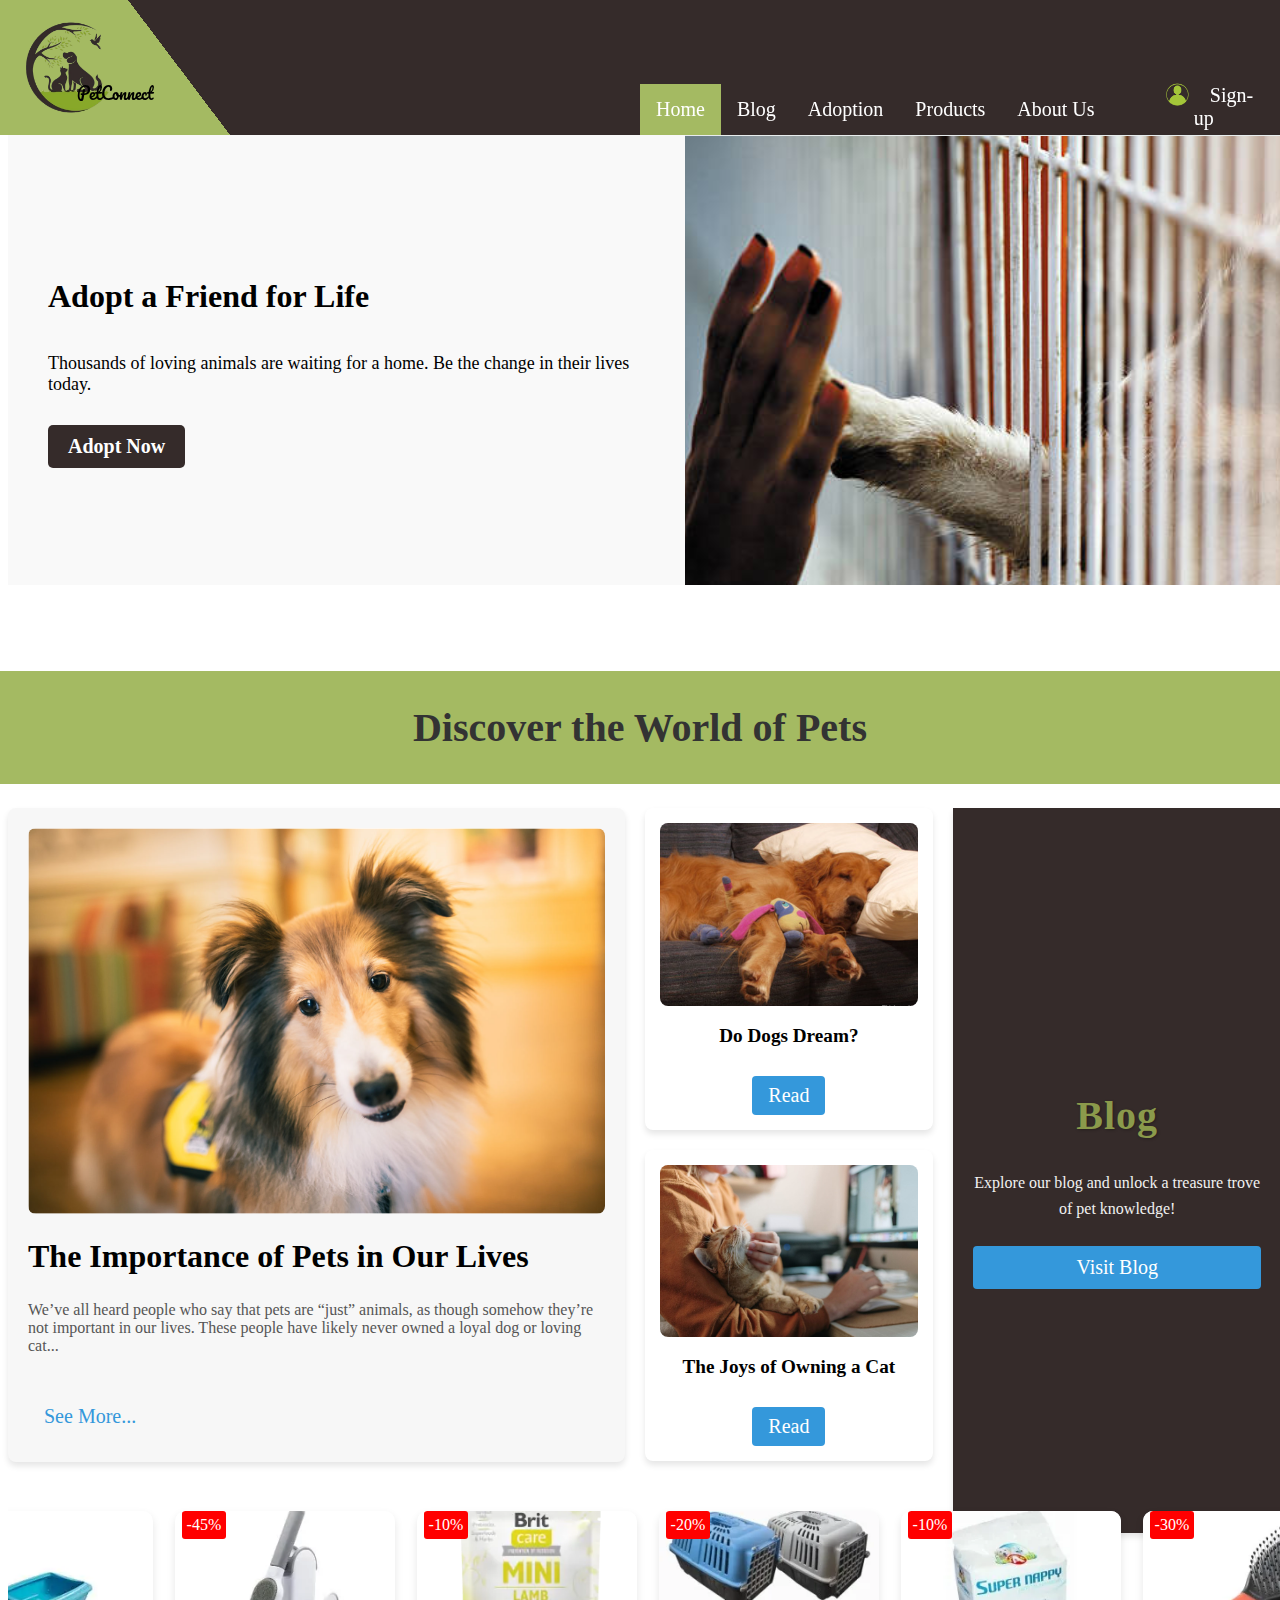
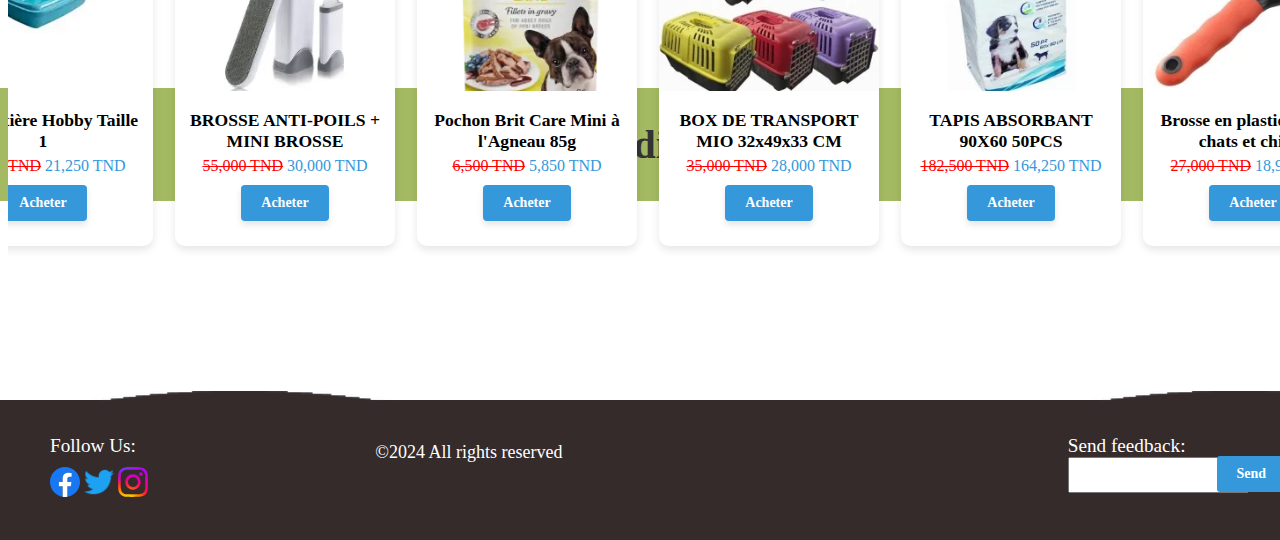
<file: index.html>
<!DOCTYPE html>
<html lang="en">
<head>
    <meta charset="UTF-8">
    <meta name="viewport" content="width=device-width, initial-scale=1.0">
    <title>Home</title>
    <link rel="stylesheet" href="CSS/style.css">
    <link rel="icon" href="img/Logo.png">
    <script src="JS/script.js"></script>
</head>
<body>


    <div class="header">
        <div class="logo-part-uno"> <img src="img/Logo.png" alt="rip"> <p class="L-name">PetConnect</p></div><div class="logo-part-dos"> </div>
        
            <div class="navbar">
                <nav> 
                    <ul>
                        <li> <a href="index.html" class="active"> Home</a></li>
                        <li> <a href="HTML/blog.html"> Blog</a></li>
                        <li> <a href="HTML/adopt.html">Adoption</a></li>
                        <li> <a href="HTML/shop.html"> Products</a></li>
                        <li> <a href="HTML/about_us.html"> About Us</a></li>
                        
                    </ul>
                </nav>
                    <div class="user-space">
                        <img class="user-img" src="img/user.png" alt="rip"> <p class="user-status"><a class="signin" href="HTML/sign-up.html">Sign-up </a></p>
                    </div>
            </div>
    </div>





    <div class="slideshow-container">
        
        <div class="text-section">
          <h2>Adopt a Friend for Life</h2>
          <p>
            Thousands of loving animals are waiting for a home. Be the change in their lives today. 
          </p>
          <a href="HTML/adopt.html" class="adopt-button">Adopt Now</a>
        </div>
      
        
        <div class="image-section">
          <div class="slide active">
            <img src="img/slide-1.png" alt="Adopt Me">
          </div>
          <div class="slide">
            <img src="img/slide-6.png" alt="Adopt Me">
          </div>
          <div class="slide">
            <img src="img/slide-2.png" alt="Adopt Me">
          </div>
          <div class="slide">
            <img src="img/slide-7.png" alt="Adopt Me">
          </div>
          <div class="slide">
            <img src="img/slide-3.png" alt="Adopt Me">
          </div>
          <div class="slide">
            <img src="img/slide-4.png" alt="Adopt Me">
          </div>
          <div class="slide">
            <img src="img/slide-5.png" alt="Adopt Me">
          </div>
        </div>
      </div>
      
      <section class="articles">
        
         <div class="articles-title">
          <h2 class="article-h2">Discover the World of Pets</h2>
         </div>
        
      
        <div class="articles-section">
          
          <div class="main-card">
            <img src="img/article1.png" alt="Main Article" class="main-card-image">
            <h2 class="main-card-title">The Importance of Pets in Our Lives</h2>
            <p class="main-card-excerpt">
              We’ve all heard people who say that pets are “just” animals, as though somehow they’re not important in our lives. These people have likely never owned a loyal dog or loving cat...
            </p>
            <a href="https://www.transitionslifecare.org/2020/05/27/the-importance-of-pets-in-our-lives/" class="see-more-link">See More...</a>
          </div>
      
          
          <div class="mini-cards">
            <div class="mini-card">
              <img src="img/article2.png" alt="Article 1" class="mini-card-image">
              <h3 class="mini-card-title">Do Dogs Dream?</h3>
              <a href="https://www.pethealthnetwork.com/dog-health/dog-behavior/do-dogs-dream" class="read-btn">Read</a>
            </div>
            <div class="mini-card">
              <img src="img/article2.jpeg" alt="Article 2" class="mini-card-image">
              <h3 class="mini-card-title">The Joys of Owning a Cat</h3>
              <a href="https://www.helpguide.org/wellness/pets/joys-of-owning-a-cat" class="read-btn">Read</a>
            </div>
          </div>
      
          
          <div class="side-section">
            <h3>Blog</h3>
            <p>Explore our blog and unlock a treasure trove of pet knowledge! </p>
            <a href="HTML/blog.html" class="btn">Visit Blog</a>
          </div>
        </div>
      </section>




      <div class="Promo-title">
        <h2 class="promo-h2">Product discounts</h2>
       </div>

      <div class="products-container">
        
        <div class="products-wrapper">
            <div class="product-card">
                <img src="img/bac-a-litiere-hobby-taille-1.webp" alt="Product 1" class="product-image">
                <div class="promo-tag"> -15%</div>
                <div class="product-details">
                    <h3 class="product-name">Bac à litière Hobby Taille 1</h3>
                    <p class="product-price"> <span class="old-price">25,000 TND</span> 21,250 TND</p>
                    <a href="#" class="buy-button">Acheter</a>
                </div>
            </div>
            <div class="product-card">
                <img src="img/brosse-anti-poils-mini-brosse.webp" alt="Product 2" class="product-image">
                <div class="promo-tag"> -45%</div>
                <div class="product-details">
                    <h3 class="product-name">BROSSE ANTI-POILS + MINI BROSSE</h3> 
                    <p class="product-price"> <span class="old-price">55,000 TND</span> 30,000 TND</p>
                    <a href="#" class="buy-button">Acheter</a>
                </div>
            </div>
            <div class="product-card">
                <img src="img/pochon-brit-care-mini-a-l-agneau-85g.webp" alt="Product 3" class="product-image">
                <div class="promo-tag"> -10%</div>
                <div class="product-details">
                    <h3 class="product-name">Pochon Brit Care Mini à l'Agneau 85g</h3>
                    <p class="product-price"> <span class="old-price">6,500 TND</span> 5,850 TND</p>
                    <a href="#" class="buy-button">Acheter</a>
                </div>
            </div>
            <div class="product-card">
                <img src="img/box-de-transport-mio-32x49x33-cm.webp" alt="Product 4" class="product-image">
                <div class="promo-tag"> -20%</div>
                <div class="product-details">
                    <h3 class="product-name">BOX DE TRANSPORT MIO 32x49x33 CM</h3>
                    <p class="product-price"> <span class="old-price">35,000 TND</span> 28,000 TND</p>
                    <a href="#" class="buy-button">Acheter</a>
                </div>
            </div>
      
            <div class="product-card">
              <img src="img/tapis-absorbant-90x60-50pcs.webp" alt="Product 5" class="product-image">
              <div class="promo-tag"> -10%</div>
              <div class="product-details">
                  <h3 class="product-name">TAPIS ABSORBANT 90X60 50PCS</h3>
                  <p class="product-price"> <span class="old-price">182,500 TND</span> 164,250 TND</p>
                  <a href="#" class="buy-button">Acheter</a>
              </div>
          </div>
          <div class="product-card">
              <img src="img/brosse-en-plastique-pour-chats-et-chiens-225-x-65-x-h-3-cm-.webp" alt="Product 6" class="product-image">
              <div class="promo-tag"> -30%</div>
              <div class="product-details">
                  <h3 class="product-name">Brosse en plastique pour chats et chiens</h3>
                  <p class="product-price"> <span class="old-price">27,000 TND</span> 18,900 TND</p>
                  <a href="#" class="buy-button">Acheter</a>
              </div>
          </div>




        </div>
        
    </div>
    
      












    <footer class="footer">
      <style> .footer{top:2000px;}</style>
      <div class="waves">
        <div class="wave" id="wave1"></div>
        <div class="wave" id="wave2"></div>
        <div class="wave" id="wave3"></div>
        <div class="wave" id="wave4"></div>
      </div>
      <div class="social-media">
        <p> Follow Us:</p>
        <img src="img/5296499_fb_facebook_facebook logo_icon.svg" class="fb-icon">
        <img src="img/5296514_bird_tweet_twitter_twitter logo_icon.png" class="tw-icon">
        <img src="img/5296765_camera_instagram_instagram logo_icon.svg" class="ig-icon">
      </div>
      <div class="cp">
      &copy;2024  All rights reserved <br>
        
    </div>
    <div class="feedback"> <p>Send feedback: <textarea name="fb" id="fb"></textarea></div>  <div class="fb-button"> <a class="send-fb">Send</a></p> </div>
    </footer>
      

</body>
</html>
</file>
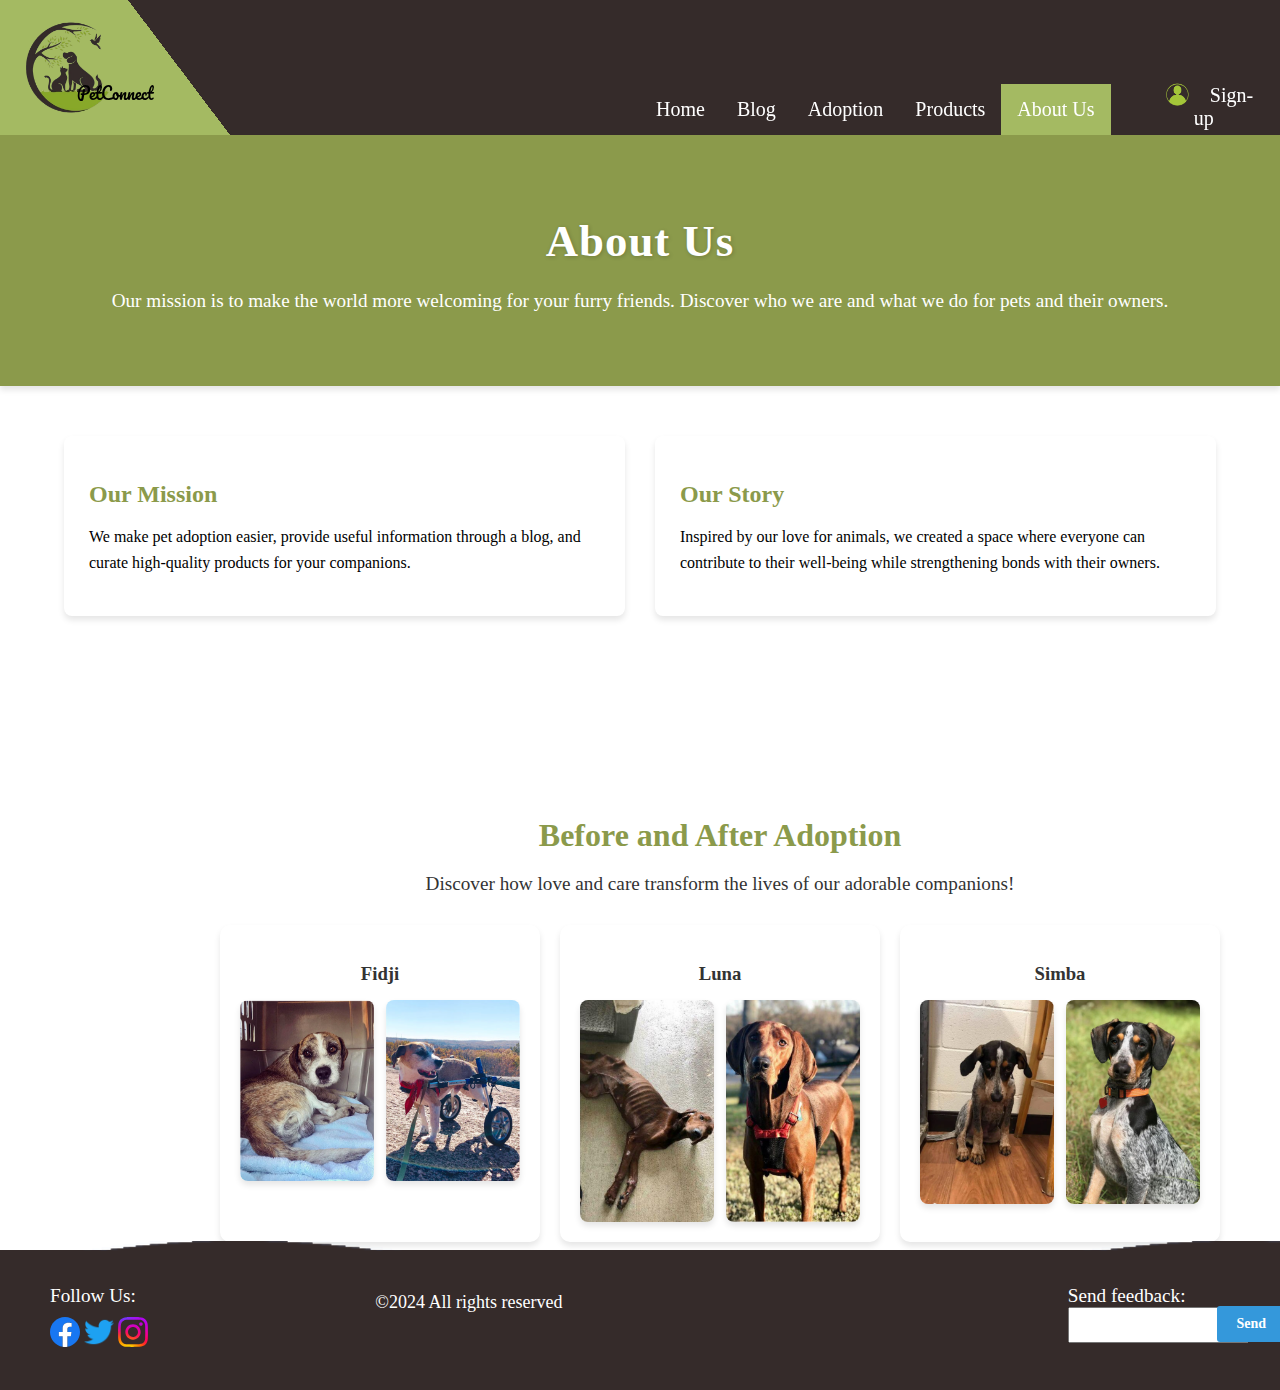
<file: HTML/about_us.html>
<!DOCTYPE html>
<html lang="en">
<head>
    <meta charset="UTF-8">
    <meta name="viewport" content="width=device-width, initial-scale=1.0">
    <title>About us</title>
    <link rel="stylesheet" href="../CSS/style.css">
    <link rel="icon" href="../img/Logo.png">
    <script src="../JS/script.js"></script>
</head>
<body>


    <div class="header">
        <div class="logo-part-uno"> <img src="../img/Logo.png" alt="rip"> <p class="L-name">PetConnect</p></div><div class="logo-part-dos"> </div>
        
            <div class="navbar">
                <nav> 
                    <ul>
                        <li> <a href="../index.html" > Home</a></li>
                        <li> <a href="blog.html"> Blog</a></li>
                        <li> <a href="adopt.html">Adoption</a></li>
                        <li> <a href="shop.html"> Products</a></li>
                        <li> <a href="about_us.html" class="active"> About Us</a></li>
                    </ul>
                </nav>
                <div class="user-space">
                    <img class="user-img" src="../img/user.png" alt="rip"> <p class="user-status"><a class="signin" href="sign-up.html">Sign-up </a></p>
                </div>
            </div>
    </div>













 

  <div class="main">
  <div class="about-header">
    <h1>About Us</h1>
    <p>Our mission is to make the world more welcoming for your furry friends. Discover who we are and what we do for pets and their owners.</p>
  </div>

  <div class="container">
    <div class="content-section">
      <div>
        <h2>Our Mission</h2>
        <p>We make pet adoption easier, provide useful information through a blog, and curate high-quality products for your companions.</p>
      </div>
      <div>
        <h2>Our Story</h2>
        <p>Inspired by our love for animals, we created a space where everyone can contribute to their well-being while strengthening bonds with their owners.</p>
      </div>
    </div>

  </div>
</div>
</body>
</html>



<div class="before-after-section">
    <h2>Before and After Adoption
    </h2>
    <p>Discover how love and care transform the lives of our adorable companions!</p>
    
    <div class="before-after-gallery">
      <div class="before-after-card">
        <h3>Fidji</h3>
        <div class="images">
          <img src="../img/before-1.png" alt="Avant l'adoption" class="before">
          <img src="../img/after-1.png" alt="Après l'adoption" class="after">
        </div>
      </div>
  
      <div class="before-after-card">
        <h3>Luna</h3>
        <div class="images">
          <img src="../img/before-2.png" alt="Avant l'adoption" class="before">
          <img src="../img/after-2.png" alt="Après l'adoption" class="after">
        </div>
      </div>
  
      <div class="before-after-card">
        <h3>Simba</h3>
        <div class="images">
          <img src="../img/before-3.png" alt="Avant l'adoption" class="before">
          <img src="../img/after-3.png" alt="Après l'adoption" class="after">
        </div>
      </div>
    </div>
  </div>
  



  <footer class="footer">
    <style> .footer {top:1250px;}</style>
    <div class="waves">
      <div class="wave" id="wave1"></div>
      <div class="wave" id="wave2"></div>
      <div class="wave" id="wave3"></div>
      <div class="wave" id="wave4"></div>
    </div>
    <div class="social-media">
      <p> Follow Us:</p>
      <img src="../img/5296499_fb_facebook_facebook logo_icon.svg" class="fb-icon">
      <img src="../img/5296514_bird_tweet_twitter_twitter logo_icon.png" class="tw-icon">
      <img src="../img/5296765_camera_instagram_instagram logo_icon.svg" class="ig-icon">
    </div>
    <div class="cp">
    &copy;2024  All rights reserved <br>
    
  </div>
  <div class="feedback"> <p>Send feedback: <textarea name="fb" id="fb"></textarea></div>  <div class="fb-button"> <a class="send-fb">Send</a></p> </div>
  </footer>
    

</body>
</html>
</file>
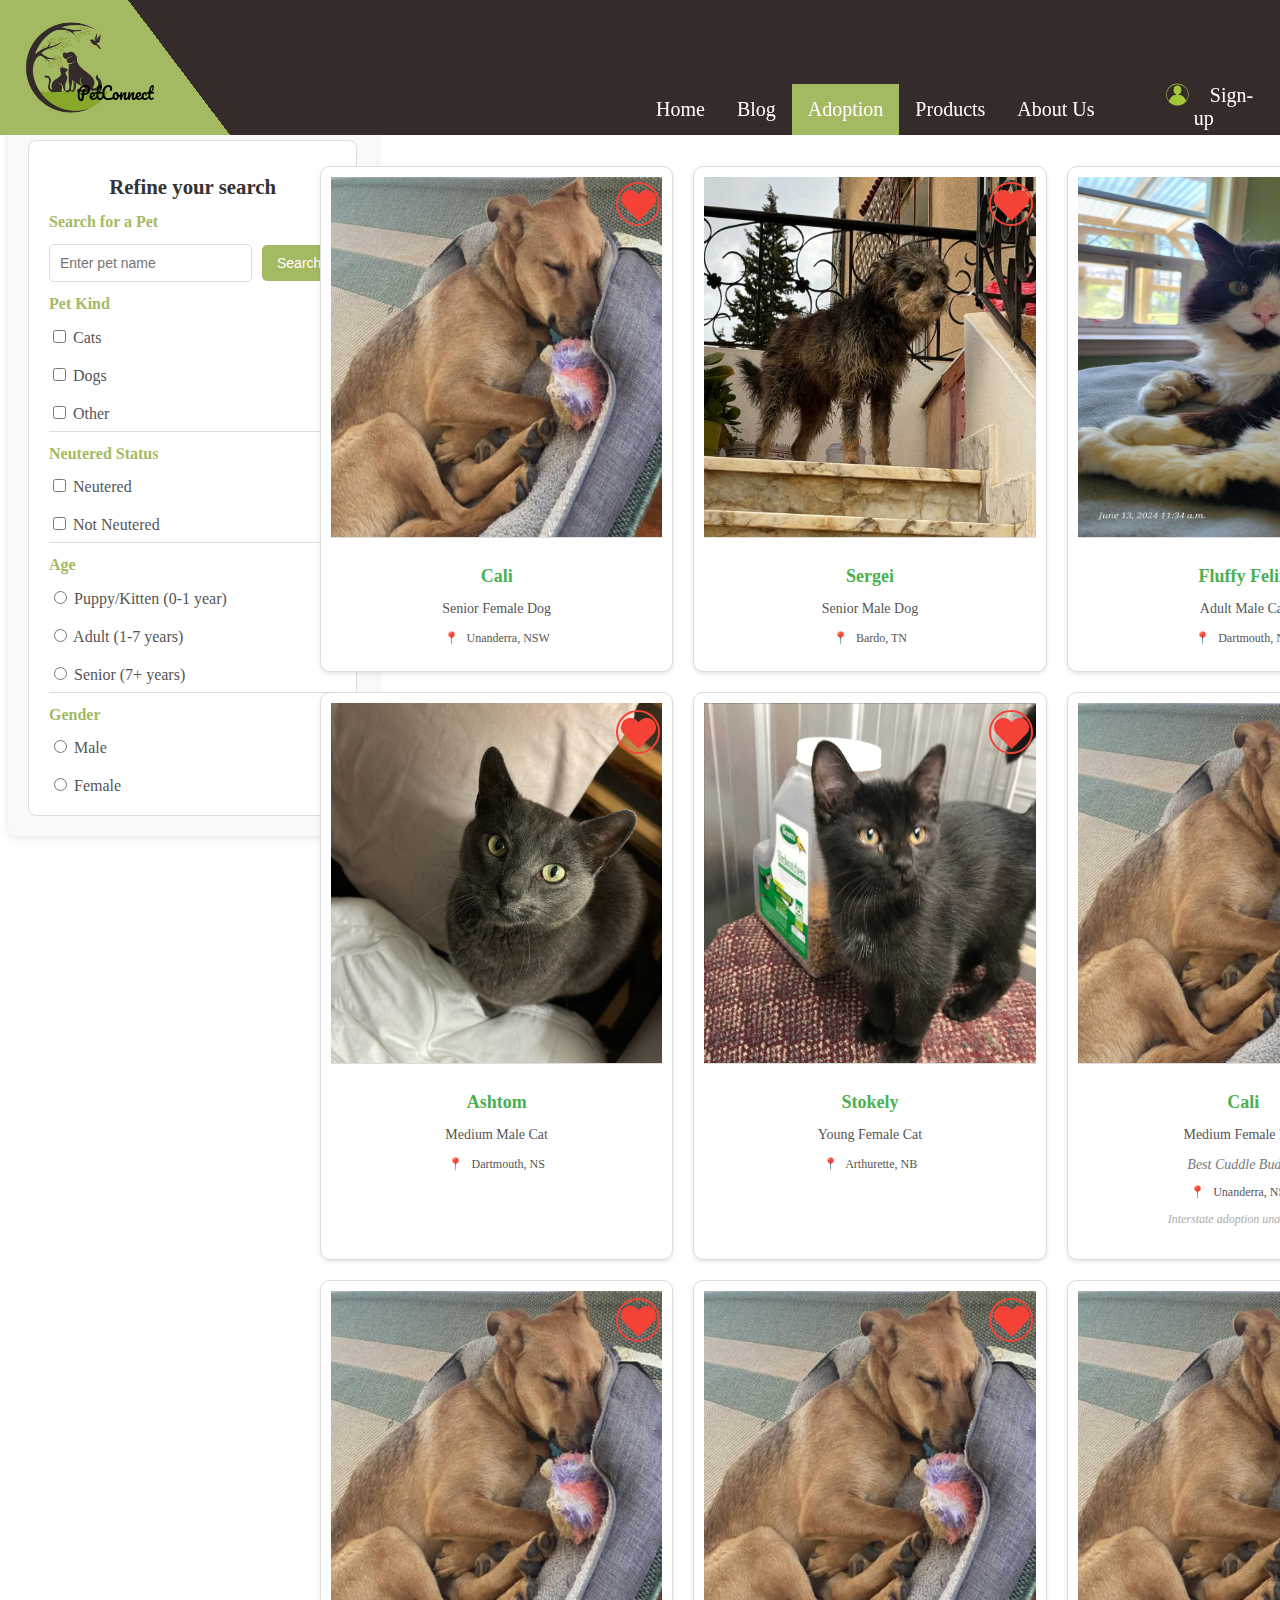
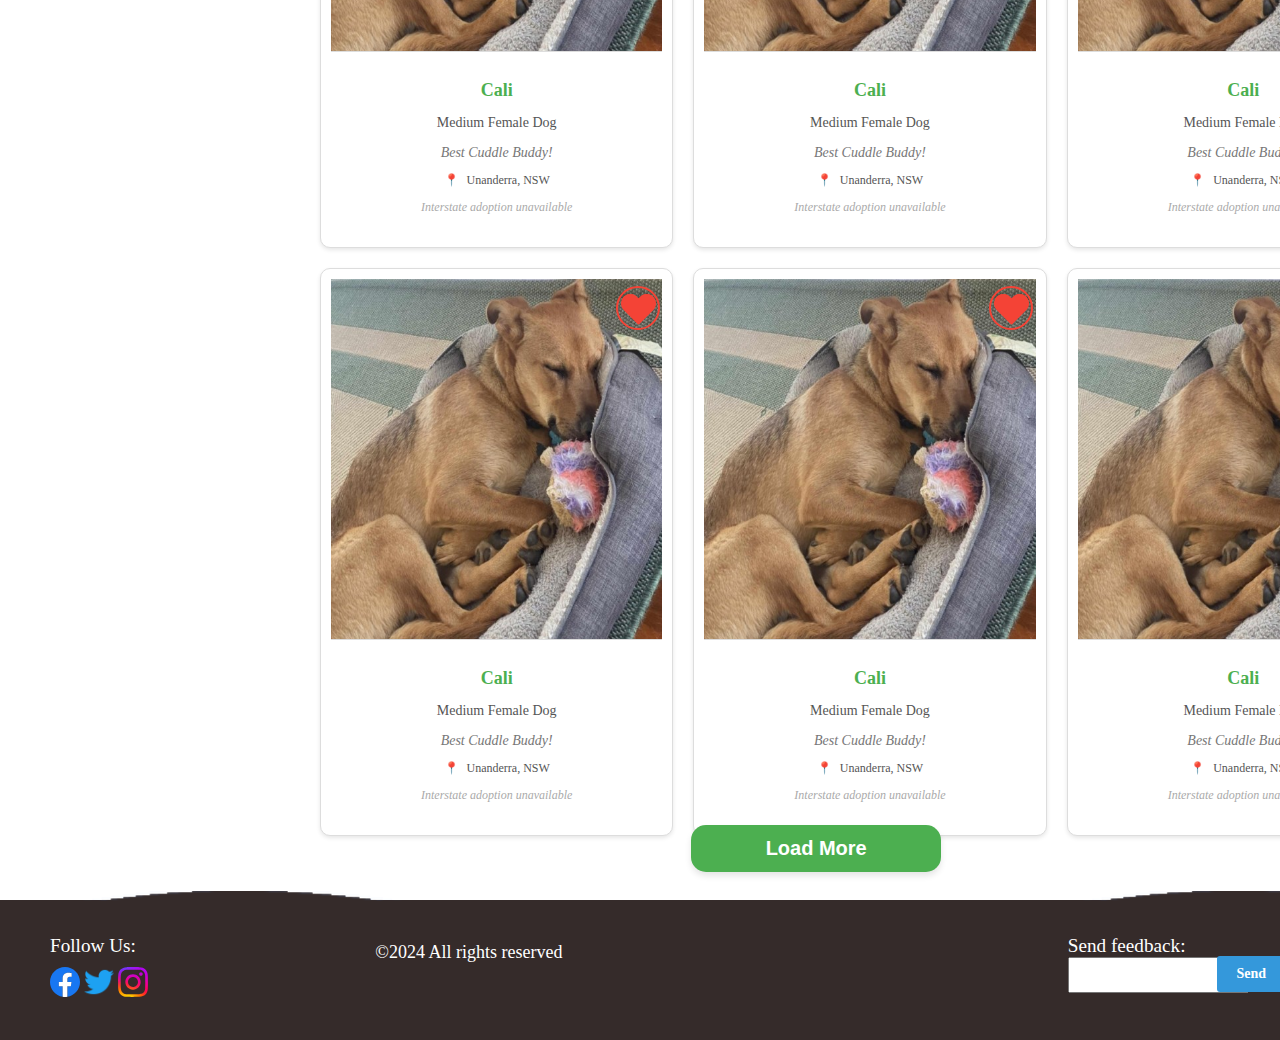
<file: HTML/adopt.html>
<!DOCTYPE html>
<html lang="en">
<head>
    <meta charset="UTF-8">
    <meta name="viewport" content="width=device-width, initial-scale=1.0">
    <title>Adoption</title>
    <link rel="stylesheet" href="../CSS/style.css">
    <link rel="icon" href="../img/Logo.png">
    <script src="../JS/script.js"></script>
</head>
<body>


    <div class="header">
        <div class="logo-part-uno"> <img src="../img/Logo.png" alt="rip"> <p class="L-name">PetConnect</p></div><div class="logo-part-dos"> </div>
        
            <div class="navbar">
                <nav> 
                    <ul>
                        <li> <a href="../index.html" > Home</a></li>
                        <li> <a href="blog.html"> Blog</a></li>
                        <li> <a href="adopt.html" class="active">Adoption</a></li>
                        <li> <a href="shop.html"> Products</a></li>
                        <li> <a href="about_us.html"> About Us</a></li>
                    </ul>
                </nav>
                <div class="user-space">
                    <img class="user-img" src="../img/user.png" alt="rip"> <p class="user-status"><a class="signin" href="sign-up.html">Sign-up </a></p>
                </div>
            </div>
    </div>



    
    <div class="main-adopt">
        <div class="filter">
            <h1 class="filter-title">Refine your search</h1>
            <div class="filter-section">
                <h2 class="filter-subtitle">Search for a Pet</h2>
                <div class="search-bar">
                    <input type="text" placeholder="Enter pet name" class="search-input">
                    <button class="search-button">Search</button>
                </div>
            </div>            
            <div class="filter-section">
                <h2 class="filter-subtitle">Pet Kind</h2>
                <label>
                    <input type="checkbox" name="cat" id="cat"> Cats
                </label><br>
                <label>
                    <input type="checkbox" name="dog" id="dog"> Dogs
                </label><br>
                <label>
                    <input type="checkbox" name="other" id="other"> Other
                </label>
            </div>
            <hr class="filter-divider">
            <div class="filter-section">
                <h2 class="filter-subtitle">Neutered Status</h2>
                <label>
                    <input type="checkbox" name="neutered" id="neutered"> Neutered
                </label><br>
                <label>
                    <input type="checkbox" name="not-neutered" id="not-neutered"> Not Neutered
                </label>
            </div>
            
            <hr class="filter-divider">
            <div class="filter-section">
                <h2 class="filter-subtitle">Age</h2>
                <label>
                    <input type="radio" name="age" value="puppy-kitten"> Puppy/Kitten (0-1 year)
                </label><br>
                <label>
                    <input type="radio" name="age" value="adult"> Adult (1-7 years)
                </label><br>
                <label>
                    <input type="radio" name="age" value="senior"> Senior (7+ years)
                </label>                
                </div>

                <hr class="filter-divider">
            <div class="filter-section">
                <h2 class="filter-subtitle">Gender</h2>
                    <label>
                        <input type="radio" name="gender" value="male"> Male
                    </label><br>
                    <label>
                        <input type="radio" name="gender" value="female"> Female
                    </label>
                </div>
            
        </div>
    </div>

    <div class="pet-listing">
        <article class="pet-card">
            <img src="../img/pet-1.jpg"  class="pet-image">
            <div class="pet-info">
                <div class="heart-container"> <img src="../img/heart.png" class="heart-icon"></div>
                <h3 class="pet-name">Cali</h3>
                <p class="pet-details"> Senior Female Dog</p>
                <p class="pet-tagline"> </p>
                <p class="pet-location"><span class="location-icon">📍</span> Unanderra, NSW</p>
            </div>
        </article>

        <article class="pet-card">
            <img src="../img/pet-2.jpg" class="pet-image">
            <div class="pet-info">
                <div class="heart-container"> <img src="../img/heart.png" class="heart-icon"></div>
                <h3 class="pet-name">Sergei</h3>
                <p class="pet-details"> Senior Male Dog</p>
                <p class="pet-tagline"> </p>
                <p class="pet-location"><span class="location-icon">📍</span> Bardo, TN</p>
            </div>
        </article>

        <article class="pet-card">
            <img src="../img/pet-3.jpg" a class="pet-image">
            <div class="pet-info">
                <div class="heart-container"> <img src="../img/heart.png" class="heart-icon"></div>
                <h3 class="pet-name">Fluffy Felix</h3>
                <p class="pet-details">Adult Male Cat</p>
                <p class="pet-tagline"></p>
                <p class="pet-location"><span class="location-icon">📍</span> Dartmouth, NS</p>
            </div>
        </article>

        <article class="pet-card">
            <img src="../img/pet-4.png"  class="pet-image">
            <div class="pet-info">
                <div class="heart-container"> <img src="../img/heart.png" class="heart-icon"></div>
                <h3 class="pet-name">Ashtom</h3>
                <p class="pet-details">Medium Male Cat</p>
                <p class="pet-tagline"></p>
                <p class="pet-location"><span class="location-icon">📍</span>  Dartmouth, NS</p>
                
            </div>
        </article>

        <article class="pet-card">
            <img src="../img/pet-5.png" class="pet-image">
            <div class="pet-info">
                <div class="heart-container"> <img src="../img/heart.png" class="heart-icon"></div>
                <h3 class="pet-name">Stokely</h3>
                <p class="pet-details"> Young Female Cat</p>
                <p class="pet-tagline"></p>
                <p class="pet-location"><span class="location-icon">📍</span> Arthurette, NB</p>
            
            </div>
        </article>
        <article class="pet-card">
            <img src="../img/pet-1.jpg" alt="Cali" class="pet-image">
            <div class="pet-info">
                <div class="heart-container"> <img src="../img/heart.png" class="heart-icon"></div>
                <h3 class="pet-name">Cali</h3>
                <p class="pet-details"> Medium Female Dog</p>
                <p class="pet-tagline">Best Cuddle Buddy!</p>
                <p class="pet-location"><span class="location-icon">📍</span> Unanderra, NSW</p>
                <p class="adoption-note">Interstate adoption unavailable</p>
            </div>
        </article>

        <article class="pet-card">
            <img src="../img/pet-1.jpg" alt="Cali" class="pet-image">
            <div class="pet-info">
                <div class="heart-container"> <img src="../img/heart.png" class="heart-icon"></div>
                <h3 class="pet-name">Cali</h3>
                <p class="pet-details"> Medium Female Dog</p>
                <p class="pet-tagline">Best Cuddle Buddy!</p>
                <p class="pet-location"><span class="location-icon">📍</span> Unanderra, NSW</p>
                <p class="adoption-note">Interstate adoption unavailable</p>
            </div>
        </article>

        <article class="pet-card">
            <img src="../img/pet-1.jpg" alt="Cali" class="pet-image">
            <div class="pet-info">
                <div class="heart-container"> <img src="../img/heart.png" class="heart-icon"></div>
                <h3 class="pet-name">Cali</h3>
                <p class="pet-details"> Medium Female Dog</p>
                <p class="pet-tagline">Best Cuddle Buddy!</p>
                <p class="pet-location"><span class="location-icon">📍</span> Unanderra, NSW</p>
                <p class="adoption-note">Interstate adoption unavailable</p>
            </div>
        </article>

        <article class="pet-card">
            <img src="../img/pet-1.jpg" alt="Cali" class="pet-image">
            <div class="pet-info">
                <div class="heart-container"> <img src="../img/heart.png" class="heart-icon"></div>
                <h3 class="pet-name">Cali</h3>
                <p class="pet-details"> Medium Female Dog</p>
                <p class="pet-tagline">Best Cuddle Buddy!</p>
                <p class="pet-location"><span class="location-icon">📍</span> Unanderra, NSW</p>
                <p class="adoption-note">Interstate adoption unavailable</p>
            </div>
        </article>
        <article class="pet-card">
            <img src="../img/pet-1.jpg" alt="Cali" class="pet-image">
            <div class="pet-info">
                <div class="heart-container"> <img src="../img/heart.png" class="heart-icon"></div>
                <h3 class="pet-name">Cali</h3>
                <p class="pet-details"> Medium Female Dog</p>
                <p class="pet-tagline">Best Cuddle Buddy!</p>
                <p class="pet-location"><span class="location-icon">📍</span> Unanderra, NSW</p>
                <p class="adoption-note">Interstate adoption unavailable</p>
            </div>
        </article>
        <article class="pet-card">
            <img src="../img/pet-1.jpg" alt="Cali" class="pet-image">
            <div class="pet-info">
                <div class="heart-container"> <img src="../img/heart.png" class="heart-icon"></div>
                <h3 class="pet-name">Cali</h3>
                <p class="pet-details"> Medium Female Dog</p>
                <p class="pet-tagline">Best Cuddle Buddy!</p>
                <p class="pet-location"><span class="location-icon">📍</span> Unanderra, NSW</p>
                <p class="adoption-note">Interstate adoption unavailable</p>
            </div>
        </article>
        <article class="pet-card">
            <img src="../img/pet-1.jpg" alt="Cali" class="pet-image">
            <div class="pet-info">
                <div class="heart-container"> <img src="../img/heart.png" class="heart-icon"></div>
                <h3 class="pet-name">Cali</h3>
                <p class="pet-details"> Medium Female Dog</p>
                <p class="pet-tagline">Best Cuddle Buddy!</p>
                <p class="pet-location"><span class="location-icon">📍</span> Unanderra, NSW</p>
                <p class="adoption-note">Interstate adoption unavailable</p>
            </div>
        </article>
    </div>

    <div class="load-more">
        <button>Load More</button>
      </div>
      
    
    















    <footer class="footer">
        <style> .footer{ top: 2500px;}</style>
        <div class="waves">
            <div class="wave" id="wave1"></div>
            <div class="wave" id="wave2"></div>
            <div class="wave" id="wave3"></div>
            <div class="wave" id="wave4"></div>
          </div>
          <div class="social-media">
            <p> Follow Us:</p>
            <img src="../img/5296499_fb_facebook_facebook logo_icon.svg" class="fb-icon">
            <img src="../img/5296514_bird_tweet_twitter_twitter logo_icon.png" class="tw-icon">
            <img src="../img/5296765_camera_instagram_instagram logo_icon.svg" class="ig-icon">
          </div>
          <div class="cp">
          &copy;2024  All rights reserved <br>
          
        </div>
        <div class="feedback"> <p>Send feedback: <textarea name="fb" id="fb"></textarea></div>  <div class="fb-button"> <a class="send-fb">Send</a></p> </div>
        </footer>
          

</body>
</html>
</file>
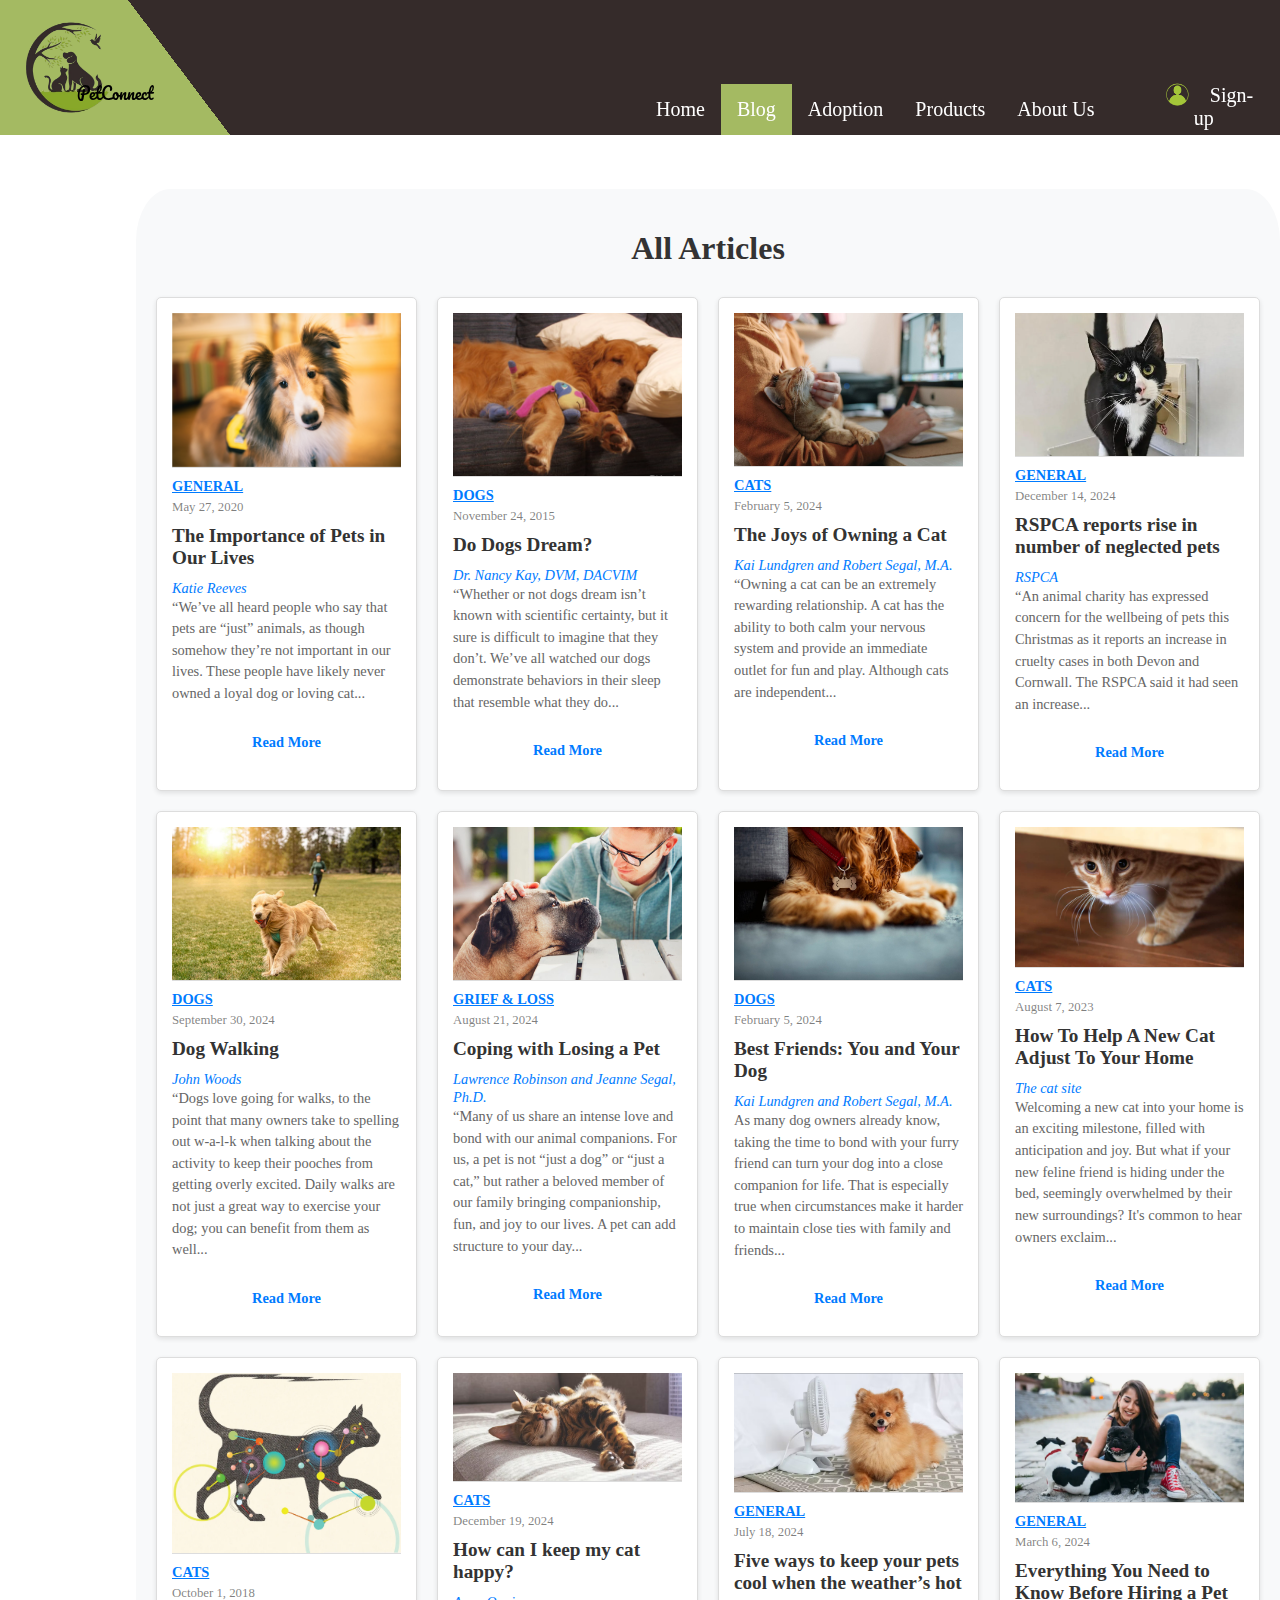
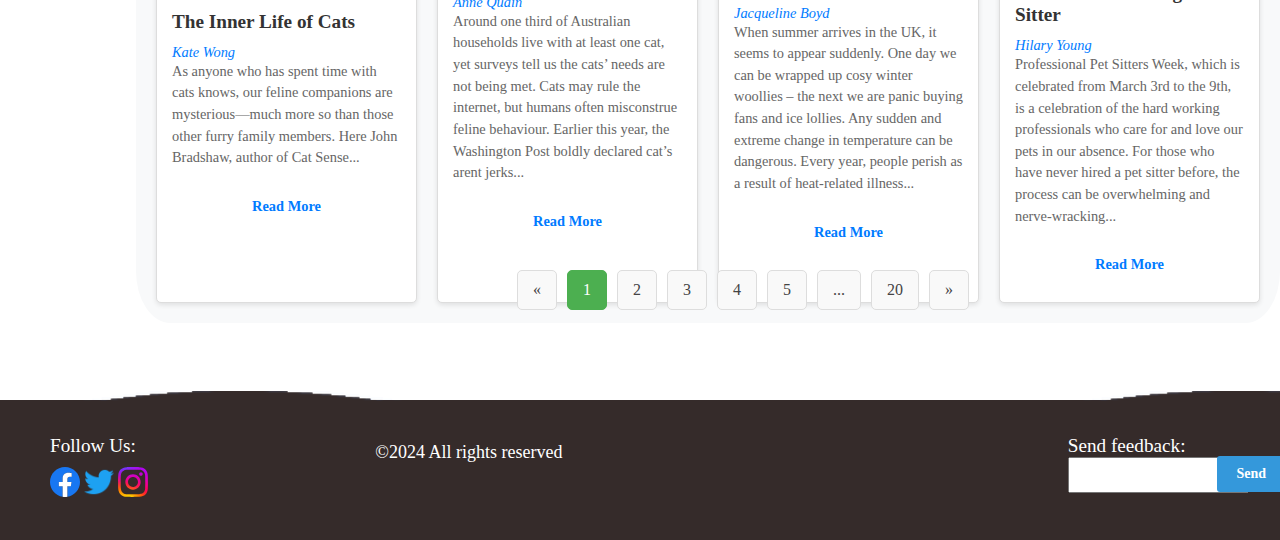
<file: HTML/blog.html>
<!DOCTYPE html>
<html lang="en">
<head>
    <meta charset="UTF-8">
    <meta name="viewport" content="width=device-width, initial-scale=1.0">
    <title>Blog</title>
    <link rel="stylesheet" href="../CSS/style.css">
    <link rel="icon" href="../img/Logo.png">
    <script src="../JS/script.js"></script>
</head>
<body>


    <div class="header">
        <div class="logo-part-uno"> <img src="../img/Logo.png" alt="rip"> <p class="L-name">PetConnect</p></div><div class="logo-part-dos"> </div>
        
            <div class="navbar">
                <nav> 
                    <ul>
                        <li> <a href="../index.html" > Home</a></li>
                        <li> <a href="blog.html" class="active"> Blog</a></li>
                        <li> <a href="adopt.html">Adoption</a></li>
                        <li> <a href="shop.html"> Products</a></li>
                        <li> <a href="about_us.html" > About Us</a></li>
                    </ul>
                </nav>
                <div class="user-space">
                    <img class="user-img" src="../img/user.png" alt="rip"> <p class="user-status"><a class="signin" href="sign-up.html">Sign-up </a></p>
                </div>
            </div>
    </div>








    <div class="articles-page">
        <h1 class="articless-title">All Articles</h1>
        <div class="articles-container">
            <div class="artikle">
                <img src="../img/article1.png" alt="Article Image" class="article-image">
                <span class="article-topic">General</span>
                <span class="article-date">May 27, 2020</span>
                <h2 class="article-title">The Importance of Pets in Our Lives</h2>
                <span class="article-author">Katie Reeves</span>
                <p class="article-teaser">“We’ve all heard people who say that pets are “just” animals, as though somehow they’re not important in our lives. These people have likely never owned a loyal dog or loving cat...</p>
                <a href="https://www.transitionslifecare.org/2020/05/27/the-importance-of-pets-in-our-lives/" class="article-read-more">Read More</a>
            </div>
            <div class="artikle">
                <img src="../img/article2.png" alt="Article Image" class="article-image">
                <span class="article-topic">Dogs </span>
                <span class="article-date">November 24, 2015 </span>
                <h2 class="article-title"> Do Dogs Dream? </h2>
                <span class="article-author"> Dr. Nancy Kay, DVM, DACVIM</span>
                <p class="article-teaser">
                    “Whether or not dogs dream isn’t known with scientific certainty, but it sure is difficult to imagine that they don’t. We’ve all watched our dogs demonstrate behaviors in their sleep that resemble what they do...
                </p>
                <a href="https://www.pethealthnetwork.com/dog-health/dog-behavior/do-dogs-dream" class="article-read-more">Read More</a>
            </div>
            <div class="artikle">
                <img src="../img/article2.jpeg" alt="Article Image" class="article-image">
                <span class="article-topic">Cats </span>
                <span class="article-date"> February 5, 2024</span>
                <h2 class="article-title"> The Joys of Owning a Cat</h2>
                <span class="article-author">Kai Lundgren and Robert Segal, M.A. </span>
                <p class="article-teaser">
                    “Owning a cat can be an extremely rewarding relationship. A cat has the ability to both calm your nervous system and provide an immediate outlet for fun and play. Although cats are independent...
                </p>
                <a href="https://www.helpguide.org/wellness/pets/joys-of-owning-a-cat" class="article-read-more">Read More</a>
            </div>
            <div class="artikle">
                <img src="../img/article-3.png" alt="Article Image" class="article-image">
                <span class="article-topic">General </span>
                <span class="article-date"> December 14, 2024 </span>
                <h2 class="article-title"> RSPCA reports rise in number of neglected pets </h2>
                <span class="article-author">RSPCA </span>
                <p class="article-teaser">
                    “An animal charity has expressed concern for the wellbeing of pets this Christmas as it reports an increase in cruelty cases in both Devon and Cornwall.
The RSPCA said it had seen an increase...
                </p>
                <a href="https://www.bbc.com/news/articles/cdekl2977gyo" class="article-read-more">Read More</a>
            </div>
            <div class="artikle">
                <img src="../img/article-4.jpeg" alt="Article Image" class="article-image">
                <span class="article-topic"> Dogs </span>
                <span class="article-date">September 30, 2024 </span>
                <h2 class="article-title">Dog Walking </h2>
                <span class="article-author"> John Woods </span>
                <p class="article-teaser">
                    “Dogs love going for walks, to the point that many owners take to spelling out w-a-l-k when talking about the activity to keep their pooches from getting overly excited. Daily walks are not just a great way to exercise your dog; you can benefit from them as well...
                </p>
                <a href="https://www.helpguide.org/wellness/pets/health-benefits-of-walks-with-your-dog" class="article-read-more">Read More</a>
            </div>
            <div class="artikle">
                <img src="../img/article-5.jpg" alt="Article Image" class="article-image">
                <span class="article-topic">Grief & Loss </span>
                <span class="article-date"> August 21, 2024</span>
                <h2 class="article-title"> Coping with Losing a Pet </h2>
                <span class="article-author">  Lawrence Robinson and Jeanne Segal, Ph.D. </span>
                <p class="article-teaser">
                    “Many of us share an intense love and bond with our animal companions. For us, a pet is not “just a dog” or “just a cat,” but rather a beloved member of our family bringing companionship, fun, and joy to our lives. A pet can add structure to your day...
                </p>
                <a href="https://www.helpguide.org/mental-health/grief/coping-with-losing-a-pet" class="article-read-more">Read More</a>
            </div>
            <div class="artikle">
                <img src="../img/article-6.jpeg" alt="Article Image" class="article-image">
                <span class="article-topic">Dogs </span>
                <span class="article-date"> February 5, 2024 </span>
                <h2 class="article-title">Best Friends: You and Your Dog </h2>
                <span class="article-author">Kai Lundgren and Robert Segal, M.A. </span>
                <p class="article-teaser">
                    As many dog owners already know, taking the time to bond with your furry friend can turn your dog into a close companion for life. That is especially true when circumstances make it harder to maintain close ties with family and friends...
                </p>
                <a href="https://www.helpguide.org/wellness/pets/best-friends-with-your-dog" class="article-read-more">Read More</a>
            </div>
            <div class="artikle">
                <img src="../img/article-7.jpg" alt="Article Image" class="article-image">
                <span class="article-topic"> Cats</span>
                <span class="article-date"> August 7, 2023 </span>
                <h2 class="article-title"> How To Help A New Cat Adjust To Your Home </h2>
                <span class="article-author">The cat site </span>
                <p class="article-teaser">
                    Welcoming a new cat into your home is an exciting milestone, filled with anticipation and joy.

But what if your new feline friend is hiding under the bed, seemingly overwhelmed by their new surroundings?

It's common to hear owners exclaim...
                </p>
                <a href="https://thecatsite.com/c/help-new-cat-adjust-to-home/" class="article-read-more">Read More</a>
            </div>
            <div class="artikle">
                <img src="../img/article-8.webp" alt="Article Image" class="article-image">
                <span class="article-topic">Cats </span>
                <span class="article-date">October 1, 2018 </span>
                <h2 class="article-title"> The Inner Life of Cats</h2>
                <span class="article-author"> Kate Wong</span>
                <p class="article-teaser">
                    As anyone who has spent time with cats knows, our feline companions are mysterious—much more so than those other furry family members. Here John Bradshaw, author of Cat Sense...
                </p>
                <a href="https://www.scientificamerican.com/article/the-inner-life-of-cats/" class="article-read-more">Read More</a>
            </div>
            <div class="artikle">
                <img src="../img/article-9.png" alt="Article Image" class="article-image">
                <span class="article-topic">Cats </span>
                <span class="article-date">December 19, 2024 </span>
                <h2 class="article-title"> How can I keep my cat happy?</h2>
                <span class="article-author">Anne Quain </span>
                <p class="article-teaser">
                    Around one third of Australian households live with at least one cat, yet surveys tell us the cats’ needs are not being met.
Cats may rule the internet, but humans often misconstrue feline behaviour. Earlier this year, the Washington Post boldly declared cat’s arent jerks...
                </p>
                <a href="https://theconversation.com/how-can-i-keep-my-cat-happy-5-tips-from-a-vet-to-help-your-feline-friend-live-their-best-life-242774" class="article-read-more">Read More</a>
            </div>
            <div class="artikle">
                <img src="../img/article-10.png" alt="Article Image" class="article-image">
                <span class="article-topic">General </span>
                <span class="article-date">July 18, 2024 </span>
                <h2 class="article-title"> Five ways to keep your pets cool when the weather’s hot </h2>
                <span class="article-author">Jacqueline Boyd </span>
                <p class="article-teaser">
                    When summer arrives in the UK, it seems to appear suddenly. One day we can be wrapped up cosy winter woollies – the next we are panic buying fans and ice lollies.

Any sudden and extreme change in temperature can be dangerous. Every year, people perish as a result of heat-related illness...
                </p>
                <a href="#" class="article-read-more">Read More</a>
            </div>
            <div class="artikle">
                <img src="../img/article-11.png" alt="Article Image" class="article-image">
                <span class="article-topic"> General</span>
                <span class="article-date">March 6, 2024 </span>
                <h2 class="article-title"> Everything You Need to Know Before Hiring a Pet Sitter</h2>
                <span class="article-author"> Hilary Young</span>
                <p class="article-teaser">
                    Professional Pet Sitters Week, which is celebrated from March 3rd to the 9th, is a celebration of the hard working professionals who care for and love our pets in our absence. For those who have never hired a pet sitter before, the process can be overwhelming and nerve-wracking...
                </p>
                <a href="https://www.petplace.com/article/cats/pet-care/what-you-need-to-know-before-hiring-pet-sitter" class="article-read-more">Read More</a>
            </div>
        </div>
    </div>

    <div class="pagination">
        <a href="#">&laquo;</a> 
        <a href="#" class="active">1</a>
        <a href="#">2</a>
        <a href="#">3</a>
        <a href="#">4</a>
        <a href="#">5</a>
        <a href="#">...</a> 
        <a href="#">20</a>
        <a href="#">&raquo;</a> 
      </div>













    <footer class="footer">
        <style> .footer{top:2000px;}</style>

        <div class="waves">
            <div class="wave" id="wave1"></div>
            <div class="wave" id="wave2"></div>
            <div class="wave" id="wave3"></div>
            <div class="wave" id="wave4"></div>
          </div>
          <div class="social-media">
            <p> Follow Us:</p>
            <img src="../img/5296499_fb_facebook_facebook logo_icon.svg" class="fb-icon">
            <img src="../img/5296514_bird_tweet_twitter_twitter logo_icon.png" class="tw-icon">
            <img src="../img/5296765_camera_instagram_instagram logo_icon.svg" class="ig-icon">
          </div>
          <div class="cp">
          &copy;2024  All rights reserved <br>
          
        </div>
        <div class="feedback"> <p>Send feedback: <textarea name="fb" id="fb"></textarea></div>  <div class="fb-button"> <a class="send-fb">Send</a></p> </div>
        </footer>


</body>
</html>
</file>
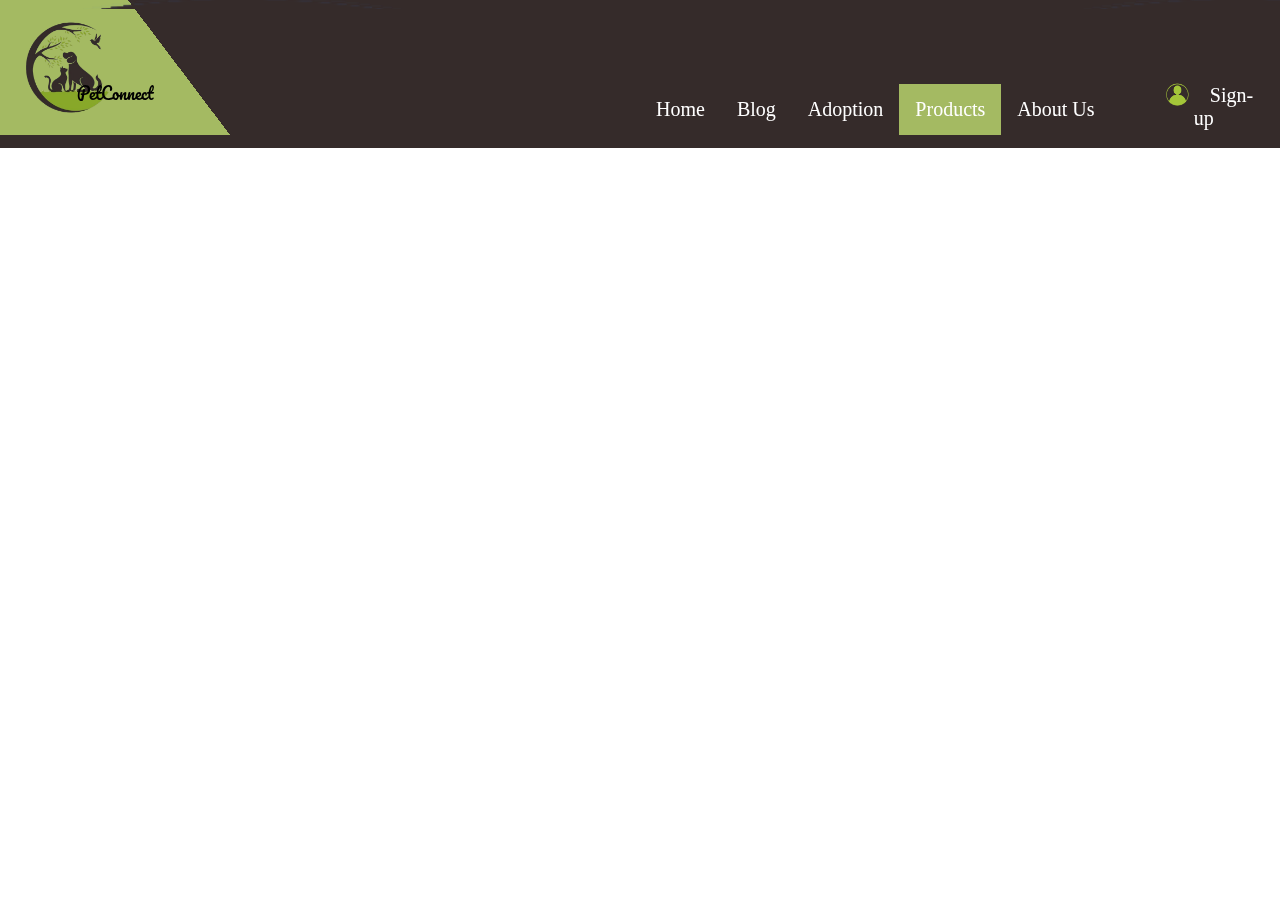
<file: HTML/shop.html>
<!DOCTYPE html>
<html lang="en">
<head>
    <meta charset="UTF-8">
    <meta name="viewport" content="width=device-width, initial-scale=1.0">
    <title>Shop</title>
    <link rel="stylesheet" href="../CSS/style.css">
    <link rel="icon" href="../img/Logo.png">
    <script src="../JS/script.js"></script>
</head>
<body>


    <div class="header">
        <div class="logo-part-uno"> <img src="../img/Logo.png" alt="rip"> <p class="L-name">PetConnect</p></div><div class="logo-part-dos"> </div>
        
            <div class="navbar">
                <nav> 
                    <ul>
                        <li> <a href="../index.html" > Home</a></li>
                        <li> <a href="blog.html"> Blog</a></li>
                        <li> <a href="adopt.html" >Adoption</a></li>
                        <li> <a href="shop.html" class="active"> Products</a></li>
                        <li> <a href="about_us.html"> About Us</a></li>
                    </ul>
                </nav>
                <div class="user-space">
                    <img class="user-img" src="../img/user.png" alt="rip"> <p class="user-status"><a class="signin" href="sign-up.html">Sign-up </a></p>
                </div>
            </div>
    </div>











    <footer class="footer">
        <div class="waves">
          <div class="wave" id="wave1"></div>
          <div class="wave" id="wave2"></div>
          <div class="wave" id="wave3"></div>
          <div class="wave" id="wave4"></div>
        </div>
        <div class="social-media">
          <p> Follow Us:</p>
          <img src="../img/5296499_fb_facebook_facebook logo_icon.svg" class="fb-icon">
          <img src="../img/5296514_bird_tweet_twitter_twitter logo_icon.png" class="tw-icon">
          <img src="../img/5296765_camera_instagram_instagram logo_icon.svg" class="ig-icon">
        </div>
  
        <p>&copy;2021 || All Rights Reserved</p>
      </footer>

</body>
</html>
</file>
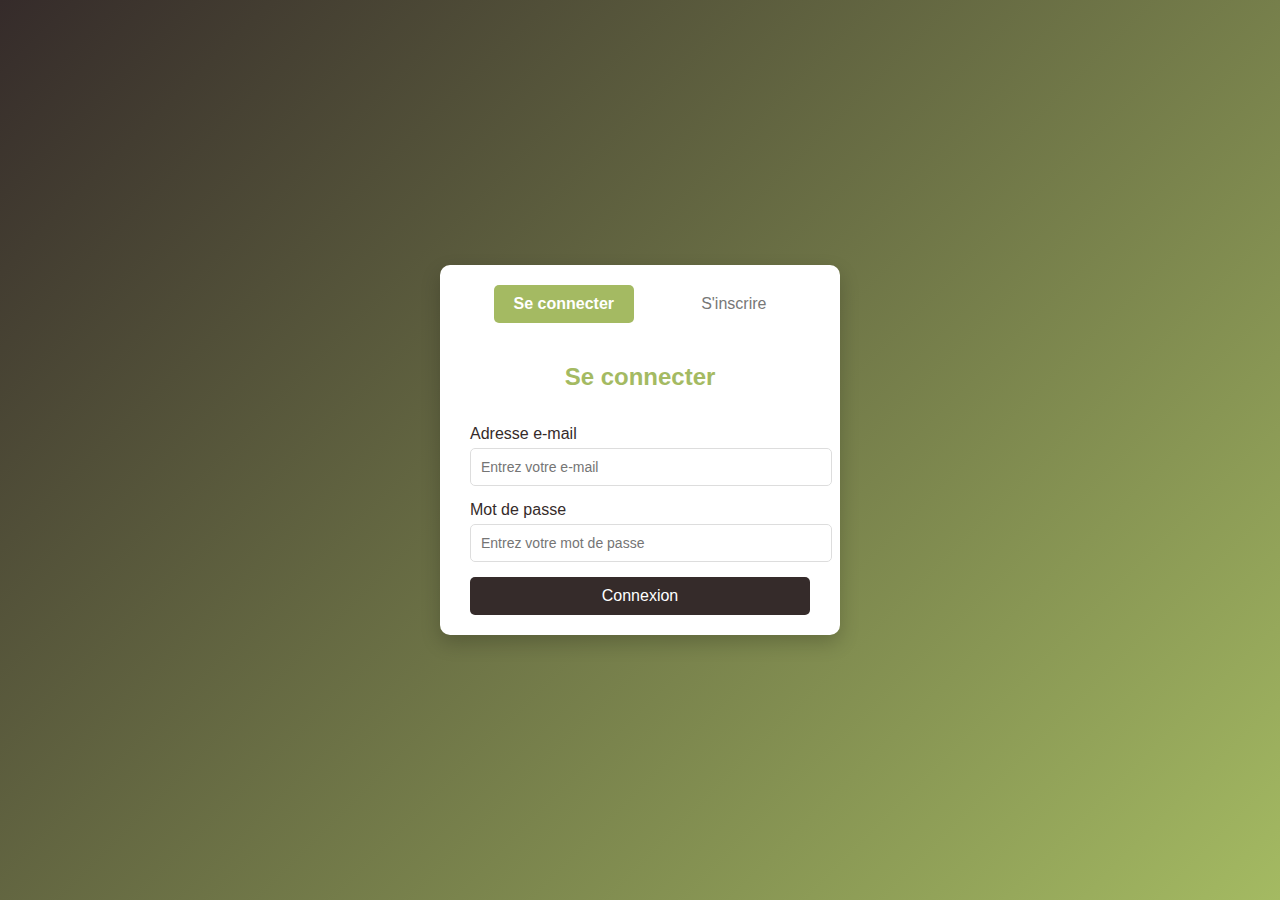
<file: HTML/sign-up.html>
<!DOCTYPE html>
<html lang="en">
<head>
  <meta charset="UTF-8">
  <meta name="viewport" content="width=device-width, initial-scale=1.0">
  <title>Sign In / Sign Up</title>
  <link rel="icon" href="../img/Logo.png">
  <link rel="stylesheet" href="../CSS/style-sign-up.css">
  <script src="../JS/script.js"></script>
</head>
<body >
  <div class="container">
    <div class="form-box">
      <div class="form-toggle">
        <button id="toggle-signin" class="active">Se connecter</button>
        <button id="toggle-signup">S'inscrire</button>
      </div>
      
      <form id="signin-form" class="form active">
        <h2>Se connecter</h2>
        <div class="form-group">
          <label for="signin-email">Adresse e-mail</label>
          <input type="email" id="signin-email" placeholder="Entrez votre e-mail" required>
        </div>
        <div class="form-group">
          <label for="signin-password">Mot de passe</label>
          <input type="password" id="signin-password" placeholder="Entrez votre mot de passe" required>
        </div>
        <button type="submit" class="form-button">Connexion</button>
      </form>
      
      <form id="signup-form" class="form">
        <h2>S'inscrire</h2>
        <div class="form-group">
          <label for="signup-username">Nom d'utilisateur</label>
          <input type="text" id="signup-username" placeholder="Entrez votre nom d'utilisateur" required>
        </div>
        <div class="form-group">
          <label for="signup-email">Adresse e-mail</label>
          <input type="email" id="signup-email" placeholder="Entrez votre e-mail" required>
        </div>
        <div class="form-group">
          <label for="signup-password">Mot de passe</label>
          <input type="password" id="signup-password" placeholder="Entrez votre mot de passe" required>
        </div>
        <div class="form-group">
          <label for="signup-confirm-password">Confirmer le mot de passe</label>
          <input type="password" id="signup-confirm-password" placeholder="Confirmez votre mot de passe" required>
        </div>
        <button type="submit" class="form-button">S'inscrire</button>
      </form>
    </div>
  </div>
</body>
</html>
</file>
<file: CSS/style.css>
@import url('https://fonts.googleapis.com/css2?family=Belleza&family=Pacifico&display=swap');

.header{
    top: 0;
    left: 0;
    position: fixed;
    width: 100%;
    height: 15% ;
    background-color: #352b2a;
    display: flex;
    z-index: 1;
    }
.logo-part-uno{
    width: 10%;
    display: flex;
    background-color: #a4ba62;
}
.logo-part-dos{
    width:8%;
    height: 100%;
    background-color: #a4ba62;
    display: flex;
    background-image: linear-gradient( to top right, #a4ba62 50%, #352b2a 50%);
}
.L-name{
    font-family: "Pacifico", serif;
    font-weight: 400;
    font-style: normal;
    width: fit-content;
    position: fixed;
    display: flex;
    top: 7%;
    left: 6%;
}
.navbar{
    display: flex;
    float:right;
}   


ul {
    list-style-type: none;
    margin: 0;
    padding: 0;
    overflow: hidden;
    position: fixed;
    left: 50%;
    bottom:85%;
  }

li {

  float: left;

}

a {
  display: block;
  padding: 8px;
  font-family: Georgia, 'Times New Roman', Times, serif;
  text-align: center;
  padding: 14px 16px;
  text-decoration: none;
  color: white;
  font-size: 20px;
}

li a:hover {
    background-color: #a4ba62;
  }
  .active {
    background-color: #a4ba62;
  }


  .user-img{
    width: 25px;
    height: 25px;
    margin-top: 10px;
  }
  .user-space{
    display: flex;
    position: fixed;
    left: 91%;
    top:8%;
  }
  .user-status{
    margin-top: 12px;
    margin-left:4px;
    color: white;
    font-size: 20px;
  }



  .signin{
    display: inline;
  }








.slideshow-container {
    display: flex;
    position: absolute;
    top: 15%;
    width: 99.48%;
    height: 450px; 
    
  }
  
  
  .text-section {
    width: 50%;
    background-color: #f9f9f9; 
    padding: 40px;
    display: flex;
    flex-direction: column;
    justify-content: center;
    align-items: flex-start;
  }
  
  .text-section h2 {
    font-size: 32px;
    margin-bottom: 20px;
  }
  
  .text-section p {
    font-size: 18px;
    margin-bottom: 30px;
  }
  
  .adopt-button {
    padding: 10px 20px;
    background-color: #352b2a; 
    color: #fff;
    text-decoration: none;
    border-radius: 5px;
    font-weight: bold;
  }
  
  .adopt-button:hover {
    background-color: #4e403f; 
  }
  
  
  .image-section {
        position: relative;
        width: 50%; 
        
        overflow: hidden;
      }
      
      .slide {
        position: absolute;
        top: 0;
        left: 100%; 
        width: 100%;
        height: 100%;
        opacity: 0; 
        transition: all 1s ease-in-out; 
      }
      
      .slide.active {
        left: 0%; 
        opacity: 1; 
      }
      
      .slide:not(.active) {
        left: 0%; 
        opacity: 0; 
      }
      






















 
 .articles-title {
  width: 100%;
  position: absolute;
  top:74.5%;
  float: left;
  background-color: #a4ba62;
  left: 0;
  margin: 0 auto;
}
.article-h2{
  font-size: 2.5rem;
  font-weight: bold;
  text-align: center;
  color: #333;
  left:35%;
}




.articles-section {
  display: flex; 
  justify-content: space-between; 
  align-items: flex-start; 
  gap: 20px; 
  width: 99.48%;
  margin: 0 auto; 
  box-sizing: border-box; 
  position: absolute;
  top: 89.8%;
}

.main-card {
  flex: 2; 
  background-color: #f7f7f7; 
  padding: 20px; 
  border-radius: 8px; 
  box-shadow: 0 4px 6px rgba(0, 0, 0, 0.1); 
}

.main-card-image {
  width: 100%; 
  height: auto; 
  border-radius: 8px; 
}

.main-card-title {
  font-size: 2rem; 
  margin-top: 20px; 
}

.main-card-excerpt {
  font-size: 1rem; 
  color: #555; 
  margin-top: 10px; 
}

.see-more-link {
  display: inline-block; 
  margin-top: 20px; 
  color: #3498db; 
  text-decoration: none; 
}

.see-more-link:hover {
  text-decoration: underline; 
}

.mini-cards {
  flex: 1; 
  display: flex; 
  flex-direction: column; 
  gap: 20px; 
}

.mini-card {
  background-color: #fff; 
  padding: 15px; 
  border-radius: 8px; 
  box-shadow: 0 4px 6px rgba(0, 0, 0, 0.1); 
  text-align: center; 
}

.mini-card-image {
  width: 100%; 
  height: auto; 
  border-radius: 8px; 
}

.mini-card-title {
  font-size: 1.2rem; 
  margin-top: 15px; 
}

.read-btn {
  display: inline-block; 
  margin-top: 10px; 
  padding: 8px 16px; 
  background-color: #3498db; 
  color: #fff; 
  text-decoration: none; 
  border-radius: 4px; 
}

.read-btn:hover {
  background-color: #2980b9; 
}

.side-section {
  flex: 1;
  background-color: #352b2a;
  padding: 20px;
  height: 685px;
  box-shadow: 0 4px 6px rgba(0, 0, 0, 0.1);
  display: flex;
  flex-direction: column;
  justify-content: center;
  text-align: center;
}

.side-section h3 {
  font-size: 2.5rem; 
  margin-bottom: 15px; 
  color: #8b9a4b; 
  font-weight: 600; 
  letter-spacing: 1px; 
  text-shadow: 1px 1px 3px rgba(0, 0, 0, 0.3);
}

.side-section p {
  font-family: 'Lora', Georgia, 'Times New Roman', Times, serif;
  font-size: 1rem; 
  line-height: 1.6; 
  color: #f1f1f1; 
  margin-bottom: 25px; 
}

.side-section .btn {
  display: inline-block; 
  padding: 10px 20px; 
  background-color: #3498db; 
  color: #fff; 
  text-decoration: none; 
  border-radius: 4px; 
}

.side-section .btn:hover {
  background-color: #2980b9; 
}

















.Promo-title {
  width: 100%;
  position: absolute;
  top: 187.5%;
  float: left;
  background-color: #a4ba62;
  left: 0;
  margin: 0 auto;
}
.promo-h2{
  font-size: 2.5rem;
  font-weight: bold;
  text-align: center;
  color: #333;
  left:35%;
}



.products-container {
  display: flex;
  align-items: center;
  justify-content: center;
  position: relative;
  width: 100%;
  overflow: hidden;
  position: absolute;
  top: 1500px;
}

.products-wrapper {
  display: flex;
  transition: transform 0.3s ease;
}

.product-card {
  width: 220px; 
  height: 335px; 
  margin: 11px;
  background-color: #fff;
  text-align: center;
  border-radius: 10px;
  box-shadow: 0 4px 8px rgba(0, 0, 0, 0.1);
  overflow: hidden;
  position: relative;
  
}

.product-image {
  width: 100%;
  height: 180px; 
  object-fit: cover; 
}

.product-details {
  padding: 10px;
}

.product-name {
  font-size: 1.1rem;
  font-weight: bold;
  margin: 5px 0;
}

.product-price {
  font-size: 1rem;
  color: #3498db;
  margin: 0;
}

.old-price{
  color: red;
  text-decoration: line-through;
}

.promo-tag{
  background-color: red;
  color: white;
  top: 0%;
  left: 3%;
  border-radius: 3px;
  padding: 5px;
  position:absolute;

}
.buy-button {
  display: inline-block;
  margin-top: 10px;
  padding: 10px 20px;
  background-color: #3498db;
  color: #fff; 
  font-size: 14px;
  font-weight: bold;
  text-decoration: none;
  border-radius: 4px; 
  box-shadow: 0 4px 6px rgba(0, 0, 0, 0.1); 
  transition: background-color 0.3s ease;
}

.buy-button:hover {
  background-color: #2980b9; 
}

















.before-after-section {
  text-align: center;
  margin: 50px 0;
  padding: 20px;
  position: absolute;
  top:80%;
  margin-left: 15%;
}

.before-after-section h2 {
  color: #8b9a4b;
  font-size: 2rem;
  margin-bottom: 10px;
}

.before-after-section p {
  font-size: 1.2rem;
  color: #333;
  margin-bottom: 30px;
}

.before-after-gallery {
  display: flex;
  flex-wrap: wrap;
  gap: 20px;
  justify-content: center;
}

.before-after-card {
  background: #fff;
  border-radius: 10px;
  box-shadow: 0 4px 6px rgba(0, 0, 0, 0.1);
  padding: 20px;
  width: 280px;
  text-align: center;
}

.before-after-card h3 {
  color: #333;
  margin-bottom: 15px;
}

.before-after-card .images {
  display: flex;
  justify-content: space-between;
  gap: 10px;
}

.before-after-card .images img {
  width: 48%;
  border-radius: 8px;
  box-shadow: 0 4px 6px rgba(0, 0, 0, 0.1);
}





@media (max-width: 768px) {
  .before-after-gallery {
    flex-direction: column;
    align-items: center;
  }

  .before-after-card {
    width: 90%;
  }
}



















.fb-icon, .tw-icon, .ig-icon{
  width: 30px;
  height: 30px;
}
.social-media{
  float: left;
}


.footer {
  position: absolute;
  left: 0;
  width: 93.3%;
  background: #352b2a;
  min-height: 100px;
  padding: 20px 50px;
  display: flex;
 
  
}
.cp{
  position: absolute;
  left: 29%;
  top: 30%;
  text-align: center;
  color: white;
  font-family: 'Lora', Georgia, 'Times New Roman', Times, serif; 
  font-size: 18px;
}

.feedback{
  position: absolute;
  display: inline-flex;
  left: 82.5%;
}
.send-fb{
  display: block;
  border-radius: 3px;
  padding: 10px 20px;
  background-color: #3498db;
  color: #fff; 
  font-size: 14px;
  font-weight: bold;
  text-decoration: none;
  float: right;
}
.fb-button{
  position: absolute;
  left: 94%;
  top: 40%;
}

.footer p {
  color: #fff;
  margin: 15px 0 10px 0;
  font-size: 1.2rem;
  font-weight: 300;
  justify-content: center;
  align-items: center;
  flex-direction: column;
}

.wave {
  position: absolute;
  top: -9px;
  left: 0;
  width: 100%;
  height: 10px;
  background: url("../img/wave.png");
  background-size: 1000px 100px;
}

.wave#wave1 {
  z-index: 1000;
  opacity: 1;
  bottom: 0;
  animation: animateWaves 4s linear infinite;
}

.wave#wave2 {
  z-index: 999;
  opacity: 0.5;
  bottom: 10px;
  animation: animate 4s linear infinite !important;
}

.wave#wave3 {
  z-index: 1000;
  opacity: 0.2;
  bottom: 15px;
  animation: animateWaves 3s linear infinite;
}

.wave#wave4 {
  z-index: 999;
  opacity: 0.7;
  bottom: 20px;
  animation: animate 3s linear infinite;
}

@keyframes animateWaves {
  0% {
    background-position-x: 1000px;
  }
  100% {
    background-positon-x: 0px;
  }
}

@keyframes animate {
  0% {
    background-position-x: -1000px;
  }
  100% {
    background-positon-x: 0px;
  }
}








  .main{
      position: absolute;
      top: 15%;
      width: 100%;
      left: 0;
  }


  .container {
    width: 90%;
    max-width: 1200px;
    margin: 0 auto;
    padding: 20px 0;
  }

  .about-header {
    background-color: #8b9a4b;
    color: #fff;
    padding: 50px 20px;
    text-align: center;
    
    box-shadow: 0 4px 6px rgba(0, 0, 0, 0.1);
  }

  .about-header h1 {
    font-size: 2.8rem;
    letter-spacing: 1px;
    margin-bottom: 15px;
    text-shadow: 1px 1px 4px rgba(0, 0, 0, 0.2);
  }

  .about-header p {
    font-size: 1.2rem;
    line-height: 1.6;
  }

  .content-section {
    display: grid;
    grid-template-columns: 1fr 1fr;
    gap: 30px;
    margin-top: 30px;
    align-items: start;
  }

  .content-section div {
    background: #fff;
    padding: 25px;
    border-radius: 8px;
    box-shadow: 0 4px 6px rgba(0, 0, 0, 0.1);
  }

  .content-section h2 {
    color: #8b9a4b;
    margin-bottom: 15px;
    font-weight: 600;
  }

  .content-section p {
    line-height: 1.6;
  }

  .cta {
    text-align: center;
    margin-top: 50px;
  }

  .cta a {
    display: inline-block;
    padding: 15px 30px;
    background-color: #3498db;
    color: #fff;
    font-size: 1rem;
    font-weight: bold;
    border-radius: 5px;
    transition: background-color 0.3s ease;
  }

  .cta a:hover {
    background-color: #2980b9;
  }

  @media (max-width: 768px) {
    .content-section {
      grid-template-columns: 1fr;
    }

    .about-header h1 {
      font-size: 2rem;
    }

    .about-header p {
      font-size: 1rem;
    }
    
  }


























  
.articles-page {
  max-width: 1200px;
  margin: 0 auto;
  padding: 20px;
  border-radius: 3%;
  background-color: #f8f9fa;
  color: #333;
  position: absolute;
  top: 21%;
  margin-left: 10%;
  
}

.articless-title {
  text-align: center;
  margin-bottom: 30px;
  font-size: 2rem;
  color: #333;
}

.articles-container {
  display: grid;
  grid-template-columns: repeat(4, 1fr);
  gap: 20px;
}

.artikle {
  background: #fff;
  border: 1px solid #ddd;
  border-radius: 5px;
  overflow: hidden;
  box-shadow: 0 2px 5px rgba(0, 0, 0, 0.1);
  padding: 15px;
  text-align: left;
}

.article-image {
  width: 100%;
  height: auto;
  display: block;
  border-bottom: 1px solid #ddd;
}

.article-topic {
  display: block;
  font-size: 0.9rem;
  color: #007BFF;
  margin: 10px 0 5px;
  text-transform: uppercase;
  font-weight: bold;
  text-decoration: underline;
}

.article-date {
  display: block;
  font-size: 0.8rem;
  color: rgba(0, 0, 0, 0.5);
}

.article-title {
  font-size: 1.2rem;
  font-weight: bold;
  margin: 10px 0;
}

.article-author {
  font-size: 0.9rem;
  color: #007BFF;
  margin-bottom: 10px;
  font-style: italic;
}

.article-teaser {
  font-size: 0.9rem;
  color: #666;
  margin: 0 0 15px;
  line-height: 1.5;
}

.article-read-more {
  font-size: 0.9rem;
  color: #007BFF;
  text-decoration: none;
  font-weight: bold;
}

.article-read-more:hover {
  text-decoration: underline;
}

.pagination {
  display: flex;
  justify-content: center; 
  margin: 20px 0;
  list-style-type: none;
  position: absolute;
  top: 1850px;
  left: 40%;
}

.pagination a {
  display: inline-block;
  margin: 0 5px;
  padding: 10px 15px;
  text-decoration: none;
  color: #444; 
  border: 1px solid #ddd; 
  border-radius: 5px; 
  font-size: 16px;
  background-color: #f9f9f9; 
  transition: all 0.3s;
}

.pagination a:hover {
  background-color: #ddd;
  color: #000; 
}

.pagination a.active {
  background-color: #4CAF50; 
  color: white;
  border: 1px solid #4CAF50;
}




.main-adopt {
  position: absolute;
  display: flex;
  justify-content: center;
  align-items: flex-start;
  padding: 20px;
  background-color: #f8f9fa;
  border-radius: 8px;
  box-shadow: 0 2px 8px rgba(0, 0, 0, 0.1);
  max-width: 400px;
  margin: 20px auto;
  top: 100px;
}

.filter {
  width: 100%;
  padding: 20px;
  background-color: #ffffff;
  border: 1px solid #ddd;
  border-radius: 8px;
}

.filter-title {
  font-size: 1.3rem;
  text-align: center;
  color: #333;
}

.search-bar {
  display: flex;
  align-items: center;
  gap: 10px;
}
.search-input {
  flex: 1;
  padding: 10px;
  border: 1px solid #ddd;
  border-radius: 5px;
  font-size: 14px;
}
.search-button {
  padding: 10px 15px;
  background-color: #a4ba62;
  color: #fff;
  border: none;
  border-radius: 5px;
  cursor: pointer;
  font-size: 14px;
}

.search-button:hover {
  background-color: #a4ba62;
}


.filter-subtitle {
  font-size: 1rem;
  color: #a4ba62;
}

.filter-section label {
  font-size: 1rem;
  color: #555;
  display: block;
  cursor: pointer;
}

.filter-section input[type="checkbox"] {
  
  cursor: pointer;
}

.filter-divider {
  border: none;
  border-top: 1px solid #ddd;
}





.pet-listing {
  display: grid;
  grid-template-columns: repeat(3, 1fr);
  gap: 20px;
  margin-top: 20px;
  position: absolute;
  top: 16.2%;
  width: 1100px;
  left: 25%;
}


.pet-card {
  border: 1px solid #ddd;
  border-radius: 10px;
  box-shadow: 0 2px 4px rgba(0, 0, 0, 0.1);
  overflow: hidden;
  background-color: #fff;
  display: flex;
  flex-direction: column;
  align-items: center;
  text-align: center;
  padding: 10px;
  position: relative;
}


.pet-image {
  width: 100%;
  height: 360px;
  border-bottom: 1px solid #ddd;
}


.pet-info {
  padding: 10px;
}


.pet-name {
  color: #4caf50;
  font-size: 18px;
  margin-bottom: 5px;
}


.pet-details {
  font-size: 14px;
  color: #555;
  margin-bottom: 5px;
}


.heart-container {
  position: absolute;
  cursor: pointer;
  width: 40px; 
  height: 40px;
  top: 3%;
  left: 84%;
  border: 2px solid #f44336;
  border-radius: 100%;
}
.heart-icon {

  position: absolute;
  left: 2.9px;
  top: 3px;
  width: 35px; 
  height: 35px;
  transition: transform 0.3s ease, filter 0.3s ease;
}

.heart-container:hover .heart-icon {
  transform: scale(1.2); 
  filter: brightness(1.2); 
}

.heart-icon.active {
  filter: brightness(0.8); 
}

.pet-tagline {
  font-size: 14px;
  font-style: italic;
  color: #777;
  margin-bottom: 10px;
}


.pet-location {
  font-size: 12px;
  color: #555;
  margin-bottom: 5px;
}

.location-icon {
  margin-right: 5px;
}


.adoption-note {
  font-size: 12px;
  color: #aaa;
  font-style: italic;
}


.load-more {
  display: flex;
  justify-content: center;
  margin: 20px 0;
  position: absolute;
  top: 2405px;
  left: 54%;
}

.load-more button {
  background-color: #4CAF50; 
  color: white;
  border: none;
  padding: 12px 20px;
  font-size: 20px;
  font-weight: bold;
  cursor: pointer;
  width: 250px;
  border-radius: 15px;
  box-shadow: 0 4px 6px rgba(0, 0, 0, 0.1);
  transition: background-color 0.3s, transform 0.2s;
}

.load-more button:hover {
  background-color: #45a049; 
  transform: scale(1.05); 
}

.load-more button:active {
  background-color: #3e8e41; 
  transform: scale(0.95); 
}
</file>
<file: CSS/style-sign-up.css>
body {
    margin: 0;
    font-family: Arial, sans-serif;
    display: flex;
    justify-content: center;
    align-items: center;
    height: 100vh;
    background: linear-gradient(135deg, #352b2a, #a4ba62);
    color: #352b2a;
  }
  
  .container {
    width: 400px;
    max-width: 100%;
    background: white;
    border-radius: 10px;
    overflow: hidden;
    box-shadow: 0 8px 20px rgba(0, 0, 0, 0.2);
  }
  
  .form-box {
    position: relative;
    padding: 20px 30px;
  }
  
  .form-toggle {
    display: flex;
    justify-content: space-around;
    margin-bottom: 20px;
  }
  
  .form-toggle button {
    background: none;
    border: none;
    font-size: 16px;
    cursor: pointer;
    color: #777;
    padding: 10px 20px;
    border-radius: 5px;
    transition: all 0.3s ease;
  }
  
  .form-toggle button.active {
    background: #a4ba62;
    color: white;
    font-weight: bold;
  }
  
  .form {
    display: none;
    flex-direction: column;
    gap: 15px;
  }
  
  .form.active {
    display: flex;
  }
  
  h2 {
    text-align: center;
    color: #a4ba62;
  }
  
  .form-group {
    text-align: left;
  }
  
  .form-group label {
    display: block;
    margin-bottom: 5px;
  }
  
  .form-group input {
    width: 100%;
    padding: 10px;
    border: 1px solid #ddd;
    border-radius: 5px;
    font-size: 14px;
  }
  
  .form-group input:focus {
    border-color: #a4ba62;
    outline: none;
  }
  
  .form-button {
    padding: 10px 20px;
    border: none;
    border-radius: 5px;
    background: #352b2a;
    color: white;
    font-size: 16px;
    cursor: pointer;
    transition: background 0.3s ease;
  }
  
  .form-button:hover {
    background: #27ae60;
  }
</file>
